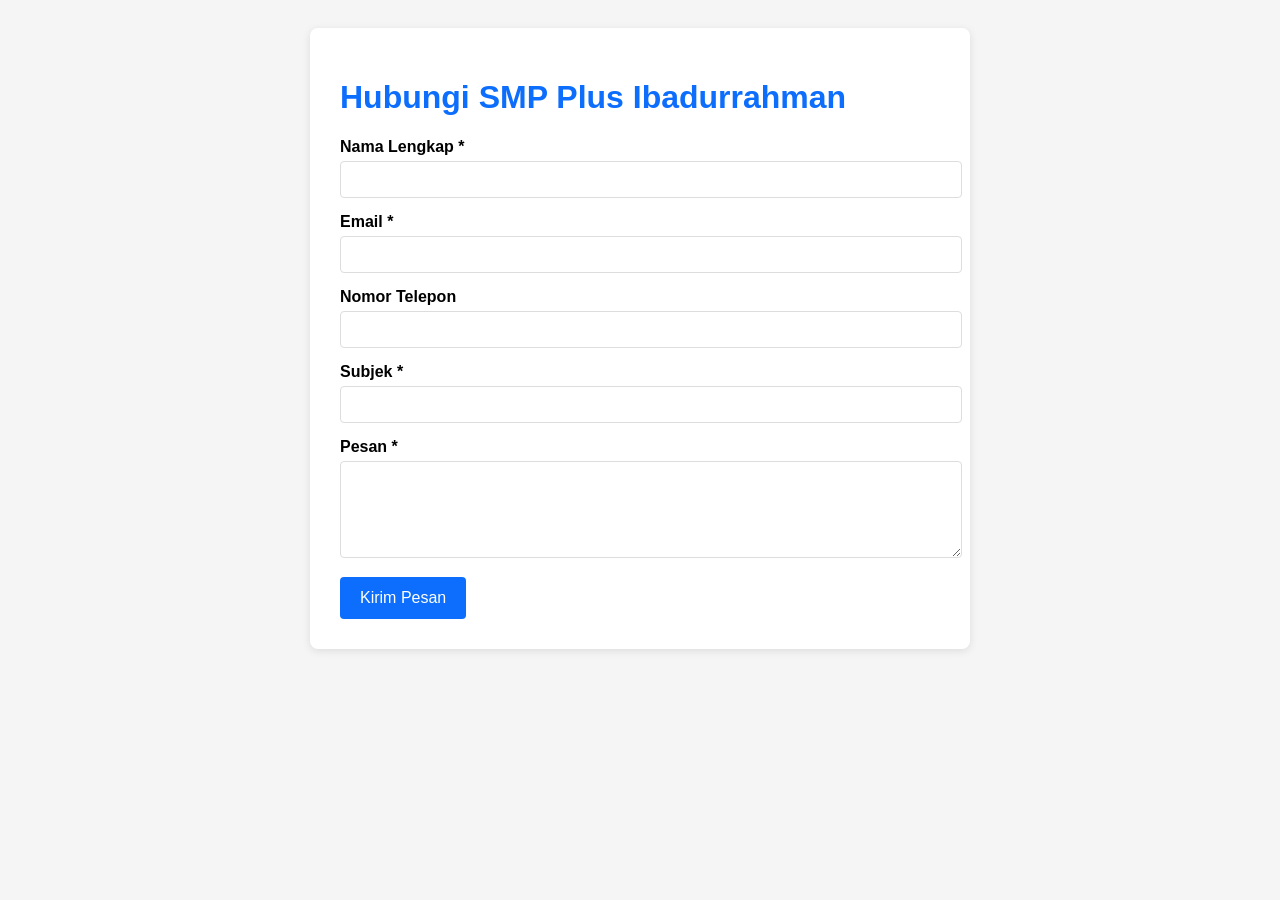
<file: form-handler.html>
<!DOCTYPE html>
<html lang="id">
<head>
    <meta charset="UTF-8">
    <meta name="viewport" content="width=device-width, initial-scale=1.0">
    <title>Form Kontak | SMP Plus Ibadurrahman</title>
    <style>
        body { font-family: Arial, sans-serif; padding: 20px; background: #f5f5f5; }
        .container { max-width: 600px; margin: 0 auto; background: white; padding: 30px; border-radius: 8px; box-shadow: 0 2px 8px rgba(0,0,0,0.1); }
        h1 { color: #0d6efd; }
        .form-group { margin-bottom: 15px; }
        label { display: block; margin-bottom: 5px; font-weight: bold; }
        input, textarea { width: 100%; padding: 10px; border: 1px solid #ddd; border-radius: 4px; font-family: Arial, sans-serif; }
        textarea { resize: vertical; }
        button { background: #0d6efd; color: white; padding: 12px 20px; border: none; border-radius: 4px; cursor: pointer; font-size: 16px; }
        button:hover { background: #0b4fb0; }
        .success { color: #28a745; margin-top: 10px; }
        .error { color: #dc3545; margin-top: 10px; }
    </style>
</head>
<body>
    <div class="container">
        <h1>Hubungi SMP Plus Ibadurrahman</h1>
        <form id="contactForm">
            <div class="form-group">
                <label for="name">Nama Lengkap *</label>
                <input type="text" id="name" name="name" required>
            </div>
            <div class="form-group">
                <label for="email">Email *</label>
                <input type="email" id="email" name="email" required>
            </div>
            <div class="form-group">
                <label for="phone">Nomor Telepon</label>
                <input type="tel" id="phone" name="phone">
            </div>
            <div class="form-group">
                <label for="subject">Subjek *</label>
                <input type="text" id="subject" name="subject" required>
            </div>
            <div class="form-group">
                <label for="message">Pesan *</label>
                <textarea id="message" name="message" rows="5" required></textarea>
            </div>
            <button type="submit">Kirim Pesan</button>
            <div id="responseMessage"></div>
        </form>
    </div>

    <script>
        // Menggunakan Formspree atau Basin untuk handling form
        // Ganti dengan endpoint Anda sendiri
        document.getElementById('contactForm').addEventListener('submit', async (e) => {
            e.preventDefault();
            
            const formData = new FormData(document.getElementById('contactForm'));
            const data = Object.fromEntries(formData);
            
            // Contoh: Kirim ke email via Formspree
            // Daftar di https://formspree.io dan dapatkan endpoint
            
            const messageDiv = document.getElementById('responseMessage');
            messageDiv.innerHTML = '<p class="success">Terima kasih! Pesan Anda telah dikirim.</p>';
            document.getElementById('contactForm').reset();
            
            // Jika ingin implementasi lebih lanjut, gunakan:
            // const response = await fetch('https://formspree.io/f/YOUR_FORM_ID', {
            //     method: 'POST',
            //     body: formData
            // });
        });
    </script>
</body>
</html>
</file>
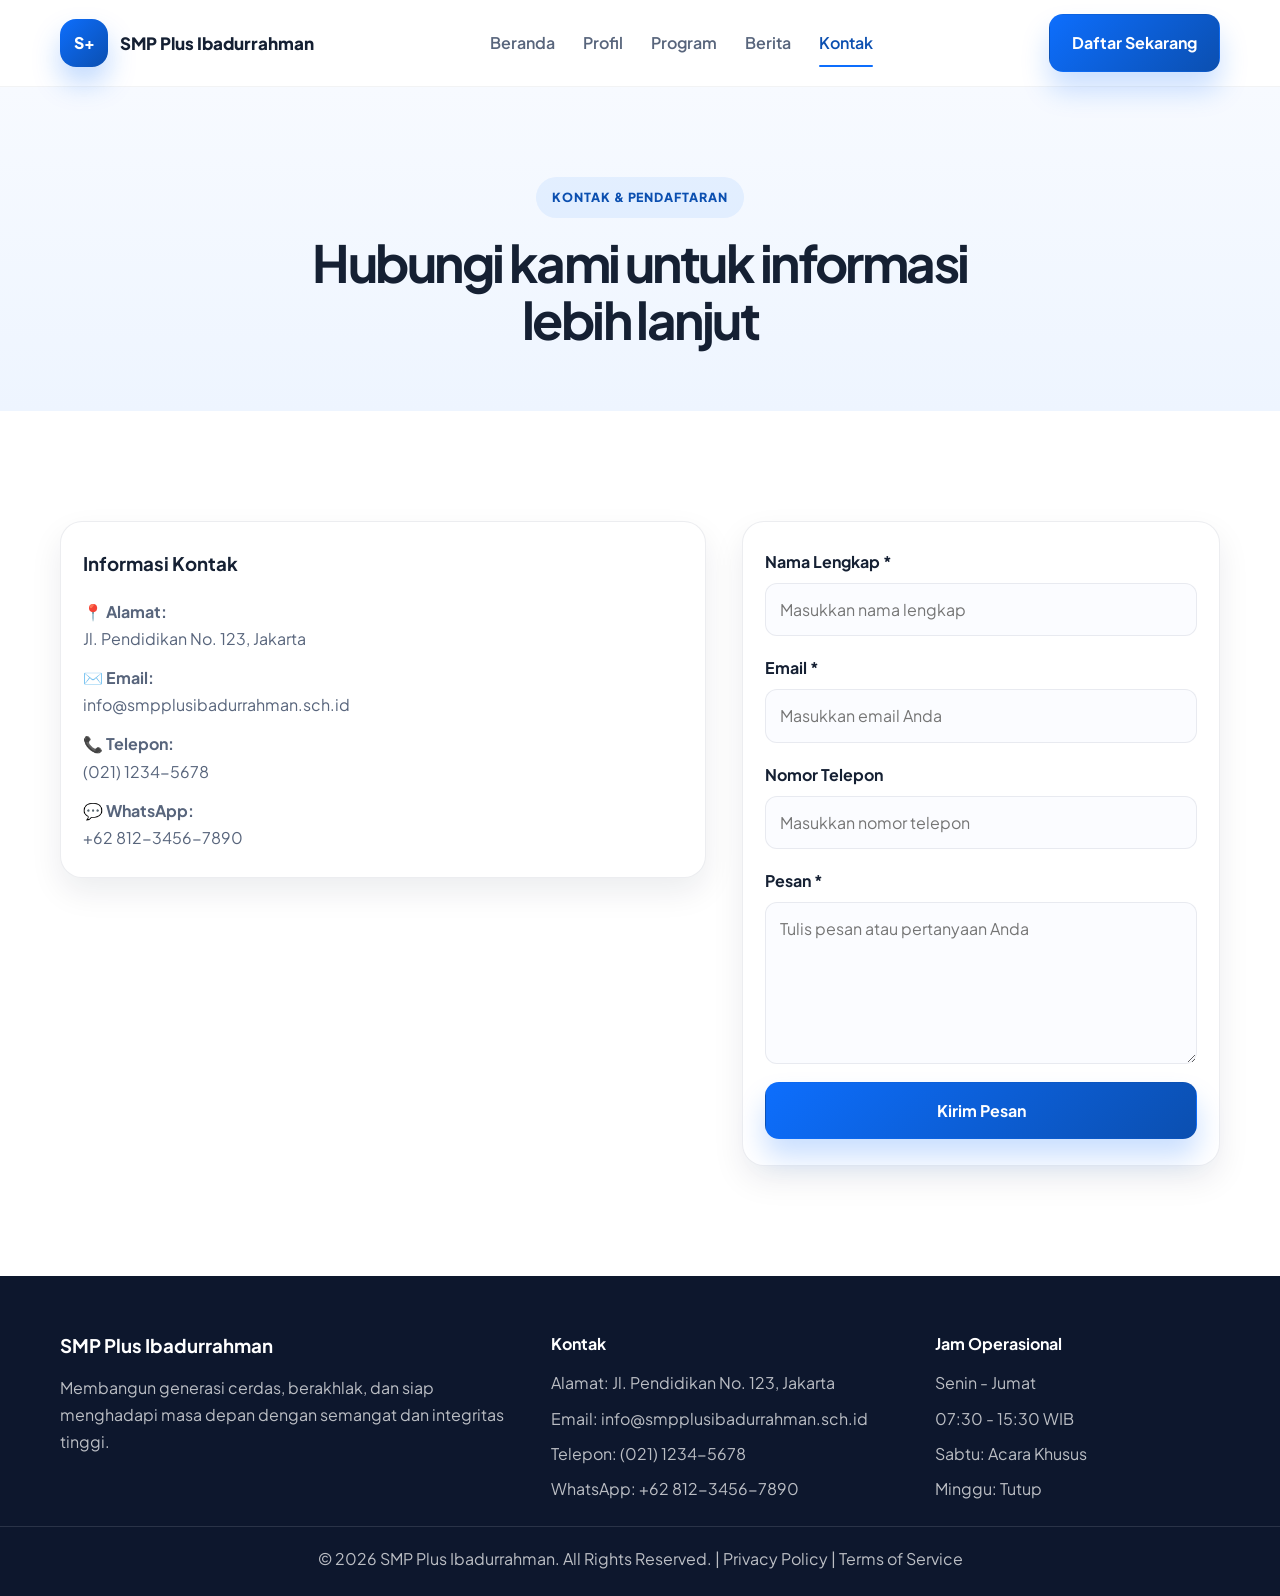
<file: kontak.html>
<!DOCTYPE html>
<html lang="id">
  <head>
    <meta charset="UTF-8" />
    <meta name="viewport" content="width=device-width, initial-scale=1.0" />
    <title>SMP Plus Ibadurrahman | Kontak & Pendaftaran</title>
    <meta name="description" content="Hubungi dan daftar di SMP Plus Ibadurrahman. Informasi kontak, form pendaftaran, dan jadwal kunjungan sekolah." />
    <link rel="preconnect" href="https://fonts.googleapis.com" />
    <link rel="preconnect" href="https://fonts.gstatic.com" crossorigin />
    <link href="https://fonts.googleapis.com/css2?family=Plus+Jakarta+Sans:wght@400;500;600;700;800&display=swap" rel="stylesheet" />
    <link rel="stylesheet" href="style.css" />
    <script src="script.js" defer></script>
  </head>
  <body>
    <header class="topbar">
      <div class="container nav">
        <a href="index.html" class="brand" aria-label="Beranda SMP Plus Ibadurrahman">
          <div class="logo">S+</div>
          <div>
            <h2>SMP Plus Ibadurrahman</h2>
          </div>
        </a>

        <button class="nav-toggle" aria-label="Buka menu navigasi" aria-expanded="false">
          <span></span>
          <span></span>
          <span></span>
        </button>

        <nav class="menu" aria-label="Navigasi utama">
          <a href="index.html">Beranda</a>
          <a href="profil.html">Profil</a>
          <a href="program.html">Program</a>
          <a href="berita.html">Berita</a>
          <a href="kontak.html" class="active">Kontak</a>
        </nav>

        <a class="btn btn-primary desktop-only" href="kontak.html">Daftar Sekarang</a>
      </div>
    </header>

    <main>
      <section class="page-hero">
        <div class="container narrow">
          <span class="badge">Kontak & Pendaftaran</span>
          <h1>Hubungi kami untuk informasi lebih lanjut</h1>
        </div>
      </section>

      <section class="section">
        <div class="container contact-grid">
          <div class="contact-card">
            <h3>Informasi Kontak</h3>
            <ul>
              <li><strong>📍 Alamat:</strong><br>Jl. Pendidikan No. 123, Jakarta</li>
              <li><strong>✉️ Email:</strong><br><a href="mailto:info@smpplusibadurrahman.sch.id">info@smpplusibadurrahman.sch.id</a></li>
              <li><strong>📞 Telepon:</strong><br><a href="tel:+621234567890">(021) 1234-5678</a></li>
              <li><strong>💬 WhatsApp:</strong><br><a href="https://wa.me/628123456789">+62 812-3456-7890</a></li>
            </ul>
          </div>

          <form class="form-card" id="contactForm">
            <div class="input-group">
              <label for="nama">Nama Lengkap *</label>
              <input id="nama" type="text" placeholder="Masukkan nama lengkap" required />
            </div>

            <div class="input-group">
              <label for="email">Email *</label>
              <input id="email" type="email" placeholder="Masukkan email Anda" required />
            </div>

            <div class="input-group">
              <label for="telepon">Nomor Telepon</label>
              <input id="telepon" type="tel" placeholder="Masukkan nomor telepon" />
            </div>

            <div class="input-group">
              <label for="pesan">Pesan *</label>
              <textarea id="pesan" rows="5" placeholder="Tulis pesan atau pertanyaan Anda" required></textarea>
            </div>

            <button type="submit" class="btn btn-primary">Kirim Pesan</button>
          </form>
        </div>
      </section>
    </main>

    <footer class="footer">
      <div class="container footer-grid">
        <div>
          <h3>SMP Plus Ibadurrahman</h3>
          <p>Membangun generasi cerdas, berakhlak, dan siap menghadapi masa depan dengan semangat dan integritas tinggi.</p>
        </div>

        <div>
          <h4>Kontak</h4>
          <ul>
            <li>Alamat: Jl. Pendidikan No. 123, Jakarta</li>
            <li>Email: info@smpplusibadurrahman.sch.id</li>
            <li>Telepon: (021) 1234-5678</li>
            <li>WhatsApp: +62 812-3456-7890</li>
          </ul>
        </div>

        <div>
          <h4>Jam Operasional</h4>
          <ul>
            <li>Senin - Jumat</li>
            <li>07:30 - 15:30 WIB</li>
            <li>Sabtu: Acara Khusus</li>
            <li>Minggu: Tutup</li>
          </ul>
        </div>
      </div>

      <div class="copyright">
        <p>&copy; <span id="year"></span> SMP Plus Ibadurrahman. All Rights Reserved. | <a href="#">Privacy Policy</a> | <a href="#">Terms of Service</a></p>
      </div>
    </footer>
  </body>
</html>
</file>
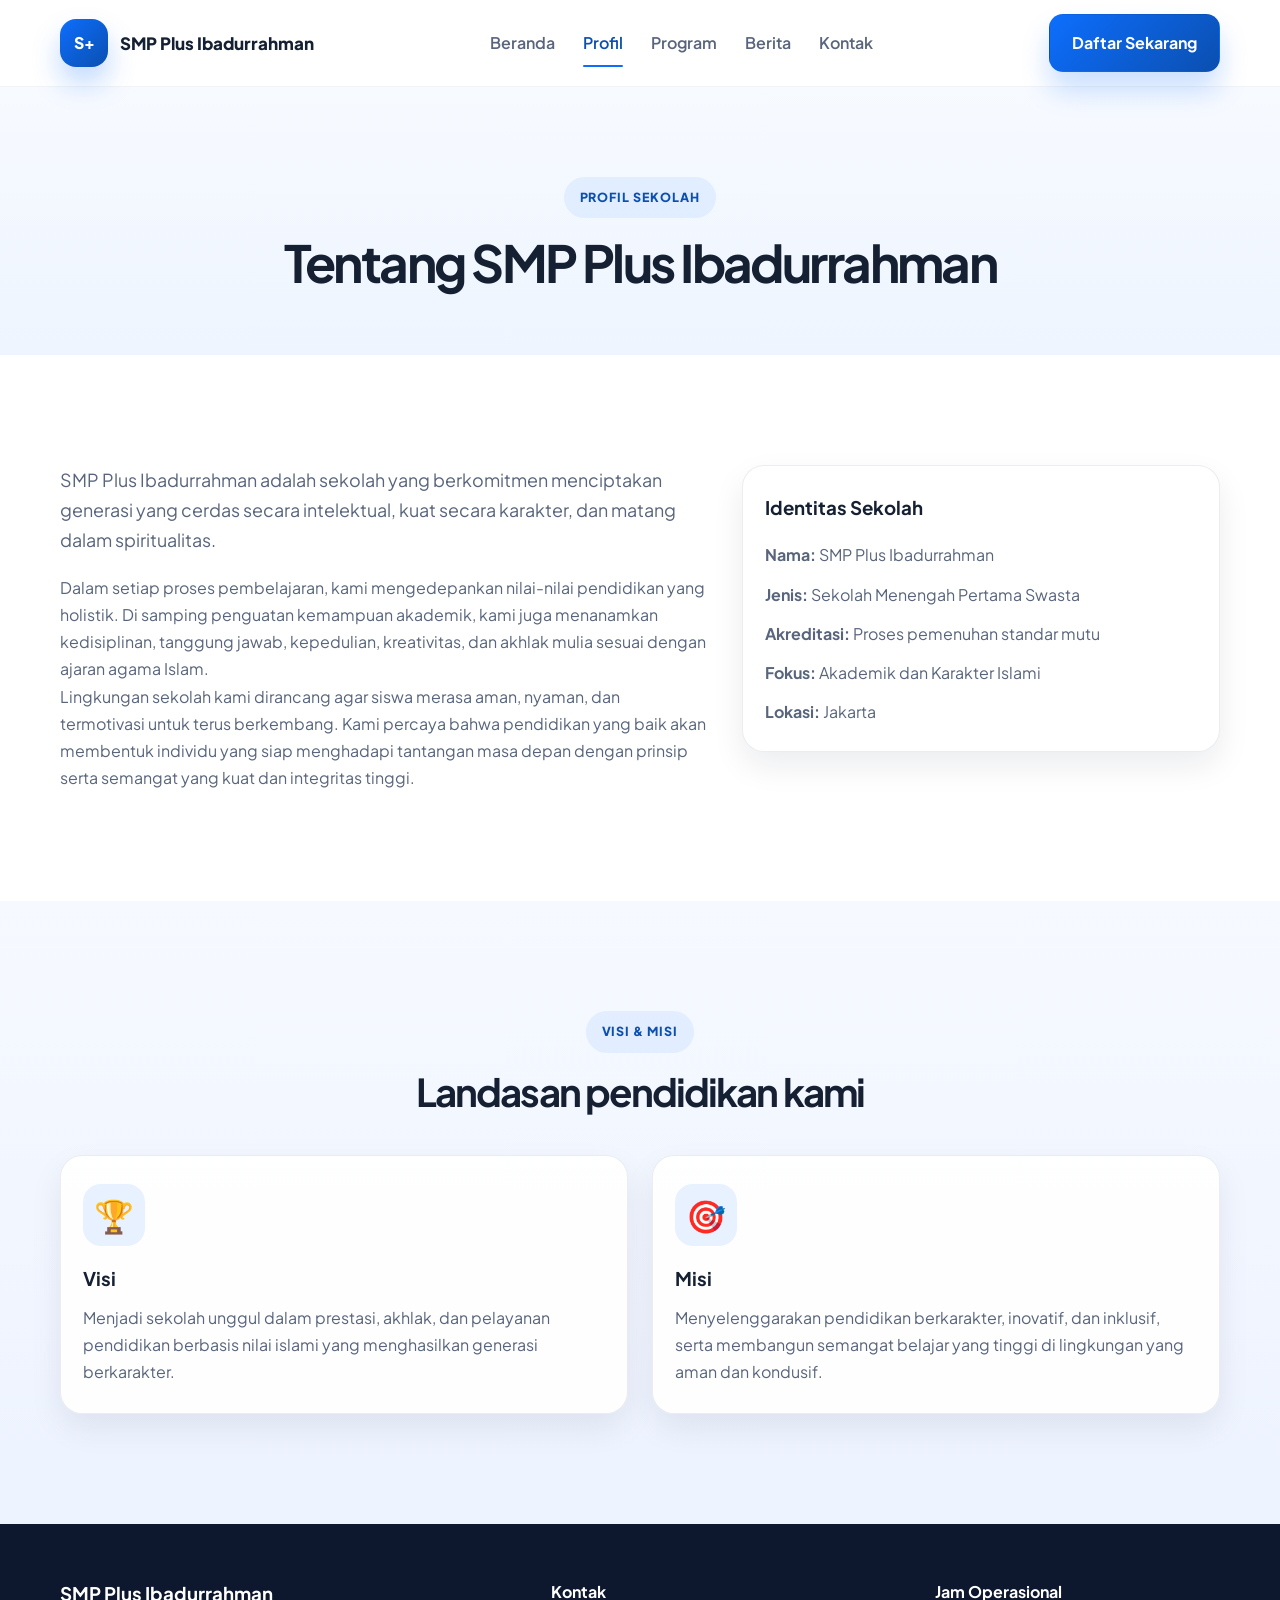
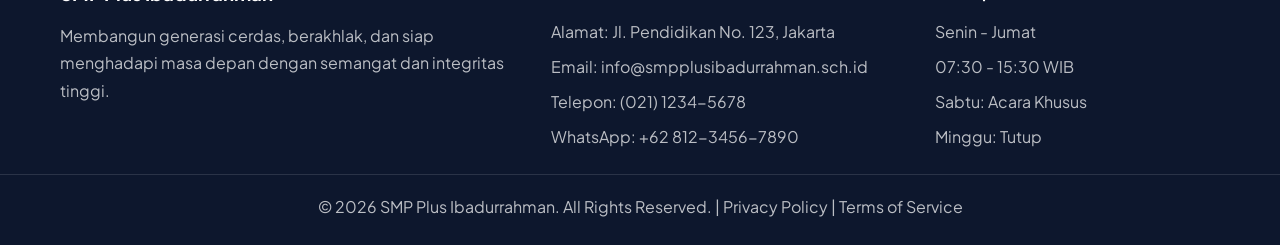
<file: profil.html>
<!DOCTYPE html>
<html lang="id">
  <head>
    <meta charset="UTF-8" />
    <meta name="viewport" content="width=device-width, initial-scale=1.0" />
    <title>SMP Plus Ibadurrahman | Profil Sekolah</title>
    <meta name="description" content="Profil lengkap SMP Plus Ibadurrahman. Visi, misi, sejarah, dan komitmen kami dalam pendidikan berkualitas." />
    <link rel="preconnect" href="https://fonts.googleapis.com" />
    <link rel="preconnect" href="https://fonts.gstatic.com" crossorigin />
    <link href="https://fonts.googleapis.com/css2?family=Plus+Jakarta+Sans:wght@400;500;600;700;800&display=swap" rel="stylesheet" />
    <link rel="stylesheet" href="style.css" />
    <script src="script.js" defer></script>
  </head>
  <body>
    <header class="topbar">
      <div class="container nav">
        <a href="index.html" class="brand" aria-label="Beranda SMP Plus Ibadurrahman">
          <div class="logo">S+</div>
          <div>
            <h2>SMP Plus Ibadurrahman</h2>
          </div>
        </a>

        <button class="nav-toggle" aria-label="Buka menu navigasi" aria-expanded="false">
          <span></span>
          <span></span>
          <span></span>
        </button>

        <nav class="menu" aria-label="Navigasi utama">
          <a href="index.html">Beranda</a>
          <a href="profil.html" class="active">Profil</a>
          <a href="program.html">Program</a>
          <a href="berita.html">Berita</a>
          <a href="kontak.html">Kontak</a>
        </nav>

        <a class="btn btn-primary desktop-only" href="kontak.html">Daftar Sekarang</a>
      </div>
    </header>

    <main>
      <section class="page-hero">
        <div class="container narrow">
          <span class="badge">Profil Sekolah</span>
          <h1>Tentang SMP Plus Ibadurrahman</h1>
        </div>
      </section>

      <section class="section">
        <div class="container content-grid">
          <div>
            <p class="lead">
              SMP Plus Ibadurrahman adalah sekolah yang berkomitmen menciptakan
              generasi yang cerdas secara intelektual, kuat secara karakter, dan
              matang dalam spiritualitas.
            </p>
            <p>
              Dalam setiap proses pembelajaran, kami mengedepankan nilai-nilai
              pendidikan yang holistik. Di samping penguatan kemampuan akademik,
              kami juga menanamkan kedisiplinan, tanggung jawab, kepedulian,
              kreativitas, dan akhlak mulia sesuai dengan ajaran agama Islam.
            </p>
            <p>
              Lingkungan sekolah kami dirancang agar siswa merasa aman, nyaman,
              dan termotivasi untuk terus berkembang. Kami percaya bahwa pendidikan
              yang baik akan membentuk individu yang siap menghadapi tantangan masa
              depan dengan prinsip serta semangat yang kuat dan integritas tinggi.
            </p>
          </div>

          <div class="info-card">
            <h3>Identitas Sekolah</h3>
            <ul>
              <li><strong>Nama:</strong> SMP Plus Ibadurrahman</li>
              <li><strong>Jenis:</strong> Sekolah Menengah Pertama Swasta</li>
              <li><strong>Akreditasi:</strong> Proses pemenuhan standar mutu</li>
              <li><strong>Fokus:</strong> Akademik dan Karakter Islami</li>
              <li><strong>Lokasi:</strong> Jakarta</li>
            </ul>
          </div>
        </div>
      </section>

      <section class="section alt-bg">
        <div class="container">
          <div class="section-heading">
            <span>Visi & Misi</span>
            <h2>Landasan pendidikan kami</h2>
          </div>

          <div class="two-col">
            <div class="feature-card">
              <div class="icon">🏆</div>
              <h3>Visi</h3>
              <p>
                Menjadi sekolah unggul dalam prestasi, akhlak, dan pelayanan
                pendidikan berbasis nilai islami yang menghasilkan generasi berkarakter.
              </p>
            </div>

            <div class="feature-card">
              <div class="icon">🎯</div>
              <h3>Misi</h3>
              <p>
                Menyelenggarakan pendidikan berkarakter, inovatif, dan inklusif,
                serta membangun semangat belajar yang tinggi di lingkungan yang aman dan kondusif.
              </p>
            </div>
          </div>
        </div>
      </section>
    </main>

    <footer class="footer">
      <div class="container footer-grid">
        <div>
          <h3>SMP Plus Ibadurrahman</h3>
          <p>Membangun generasi cerdas, berakhlak, dan siap menghadapi masa depan dengan semangat dan integritas tinggi.</p>
        </div>

        <div>
          <h4>Kontak</h4>
          <ul>
            <li>Alamat: Jl. Pendidikan No. 123, Jakarta</li>
            <li>Email: info@smpplusibadurrahman.sch.id</li>
            <li>Telepon: (021) 1234-5678</li>
            <li>WhatsApp: +62 812-3456-7890</li>
          </ul>
        </div>

        <div>
          <h4>Jam Operasional</h4>
          <ul>
            <li>Senin - Jumat</li>
            <li>07:30 - 15:30 WIB</li>
            <li>Sabtu: Acara Khusus</li>
            <li>Minggu: Tutup</li>
          </ul>
        </div>
      </div>

      <div class="copyright">
        <p>&copy; <span id="year"></span> SMP Plus Ibadurrahman. All Rights Reserved. | <a href="#">Privacy Policy</a> | <a href="#">Terms of Service</a></p>
      </div>
    </footer>
  </body>
</html>
</file>
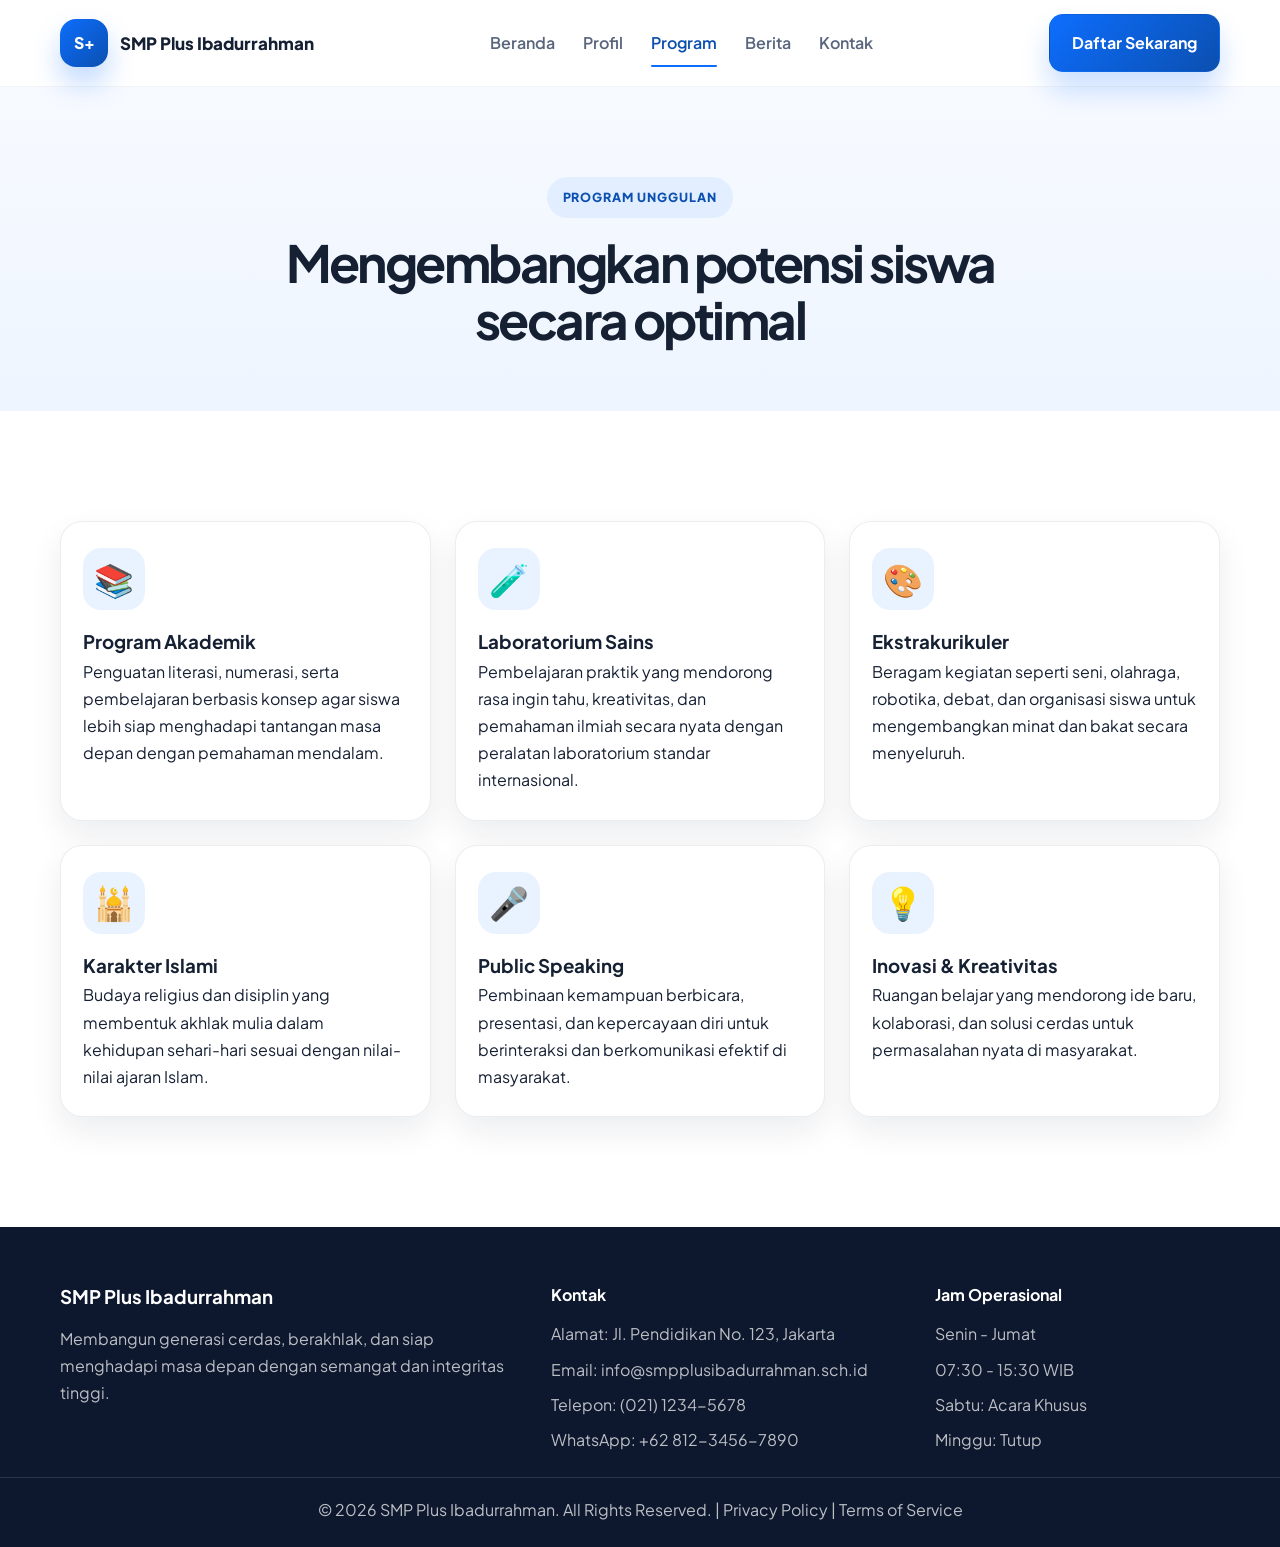
<file: program.html>
<!DOCTYPE html>
<html lang="id">
  <head>
    <meta charset="UTF-8" />
    <meta name="viewport" content="width=device-width, initial-scale=1.0" />
    <title>SMP Plus Ibadurrahman | Program Unggulan</title>
    <meta name="description" content="Program unggulan SMP Plus Ibadurrahman yang dirancang untuk mengembangkan potensi akademik dan karakter siswa." />
    <link rel="preconnect" href="https://fonts.googleapis.com" />
    <link rel="preconnect" href="https://fonts.gstatic.com" crossorigin />
    <link href="https://fonts.googleapis.com/css2?family=Plus+Jakarta+Sans:wght@400;500;600;700;800&display=swap" rel="stylesheet" />
    <link rel="stylesheet" href="style.css" />
    <script src="script.js" defer></script>
  </head>
  <body>
    <header class="topbar">
      <div class="container nav">
        <a href="index.html" class="brand" aria-label="Beranda SMP Plus Ibadurrahman">
          <div class="logo">S+</div>
          <div>
            <h2>SMP Plus Ibadurrahman</h2>
          </div>
        </a>

        <button class="nav-toggle" aria-label="Buka menu navigasi" aria-expanded="false">
          <span></span>
          <span></span>
          <span></span>
        </button>

        <nav class="menu" aria-label="Navigasi utama">
          <a href="index.html">Beranda</a>
          <a href="profil.html">Profil</a>
          <a href="program.html" class="active">Program</a>
          <a href="berita.html">Berita</a>
          <a href="kontak.html">Kontak</a>
        </nav>

        <a class="btn btn-primary desktop-only" href="kontak.html">Daftar Sekarang</a>
      </div>
    </header>

    <main>
      <section class="page-hero">
        <div class="container narrow">
          <span class="badge">Program Unggulan</span>
          <h1>Mengembangkan potensi siswa secara optimal</h1>
        </div>
      </section>

      <section class="section">
        <div class="container program-grid">
          <article class="service-card">
            <div class="icon">📚</div>
            <h3>Program Akademik</h3>
            <p>Penguatan literasi, numerasi, serta pembelajaran berbasis konsep agar siswa lebih siap menghadapi tantangan masa depan dengan pemahaman mendalam.</p>
          </article>

          <article class="service-card">
            <div class="icon">🧪</div>
            <h3>Laboratorium Sains</h3>
            <p>Pembelajaran praktik yang mendorong rasa ingin tahu, kreativitas, dan pemahaman ilmiah secara nyata dengan peralatan laboratorium standar internasional.</p>
          </article>

          <article class="service-card">
            <div class="icon">🎨</div>
            <h3>Ekstrakurikuler</h3>
            <p>Beragam kegiatan seperti seni, olahraga, robotika, debat, dan organisasi siswa untuk mengembangkan minat dan bakat secara menyeluruh.</p>
          </article>

          <article class="service-card">
            <div class="icon">🕌</div>
            <h3>Karakter Islami</h3>
            <p>Budaya religius dan disiplin yang membentuk akhlak mulia dalam kehidupan sehari-hari sesuai dengan nilai-nilai ajaran Islam.</p>
          </article>

          <article class="service-card">
            <div class="icon">🎤</div>
            <h3>Public Speaking</h3>
            <p>Pembinaan kemampuan berbicara, presentasi, dan kepercayaan diri untuk berinteraksi dan berkomunikasi efektif di masyarakat.</p>
          </article>

          <article class="service-card">
            <div class="icon">💡</div>
            <h3>Inovasi & Kreativitas</h3>
            <p>Ruangan belajar yang mendorong ide baru, kolaborasi, dan solusi cerdas untuk permasalahan nyata di masyarakat.</p>
          </article>
        </div>
      </section>
    </main>

    <footer class="footer">
      <div class="container footer-grid">
        <div>
          <h3>SMP Plus Ibadurrahman</h3>
          <p>Membangun generasi cerdas, berakhlak, dan siap menghadapi masa depan dengan semangat dan integritas tinggi.</p>
        </div>

        <div>
          <h4>Kontak</h4>
          <ul>
            <li>Alamat: Jl. Pendidikan No. 123, Jakarta</li>
            <li>Email: info@smpplusibadurrahman.sch.id</li>
            <li>Telepon: (021) 1234-5678</li>
            <li>WhatsApp: +62 812-3456-7890</li>
          </ul>
        </div>

        <div>
          <h4>Jam Operasional</h4>
          <ul>
            <li>Senin - Jumat</li>
            <li>07:30 - 15:30 WIB</li>
            <li>Sabtu: Acara Khusus</li>
            <li>Minggu: Tutup</li>
          </ul>
        </div>
      </div>

      <div class="copyright">
        <p>&copy; <span id="year"></span> SMP Plus Ibadurrahman. All Rights Reserved. | <a href="#">Privacy Policy</a> | <a href="#">Terms of Service</a></p>
      </div>
    </footer>
  </body>
</html>
</file>
<file: style.css>
:root {
  --primary: #0d6efd;
  --primary-dark: #0b4fb0;
  --primary-soft: #edf5ff;
  --secondary: #f7f9fc;
  --text: #152033;
  --muted: #58657c;
  --border: rgba(18, 32, 62, 0.08);
  --white: #ffffff;
  --shadow-soft: 0 18px 42px rgba(9, 18, 33, 0.08);
  --shadow-card: 0 14px 32px rgba(13, 27, 52, 0.08);
  --radius-lg: 28px;
  --radius-md: 18px;
  --radius-sm: 12px;
}

* {
  box-sizing: border-box;
  margin: 0;
  padding: 0;
}

html {
  scroll-behavior: smooth;
}

body {
  font-family: "Plus Jakarta Sans", sans-serif;
  color: var(--text);
  background: var(--white);
  line-height: 1.7;
}

a {
  text-decoration: none;
  color: inherit;
}

img {
  max-width: 100%;
  display: block;
}

button,
input,
textarea {
  font: inherit;
}

.container {
  width: min(1160px, calc(100% - 32px));
  margin: 0 auto;
}

.section {
  padding: 110px 0;
}

.alt-bg {
  background: linear-gradient(180deg, #f6f9ff 0%, #edf3ff 100%);
}

.section-heading {
  margin-bottom: 42px;
  text-align: center;
}

.section-heading span,
.eyebrow,
.badge {
  display: inline-flex;
  align-items: center;
  justify-content: center;
  font-size: 0.78rem;
  font-weight: 800;
  letter-spacing: 0.08em;
  text-transform: uppercase;
  color: var(--primary-dark);
  background: rgba(13, 110, 253, 0.08);
  border-radius: 999px;
  padding: 10px 16px;
}

.section-heading h2,
.about-copy h2,
.page-hero h1,
.hero-content h1 {
  line-height: 1.1;
  letter-spacing: -0.05em;
}

.section-heading h2 {
  font-size: clamp(2.1rem, 3vw, 3rem);
  margin-top: 18px;
}

.topbar {
  position: sticky;
  top: 0;
  z-index: 1000;
  background: rgba(255, 255, 255, 0.84);
  backdrop-filter: blur(18px);
  border-bottom: 1px solid rgba(13, 27, 52, 0.05);
}

.nav {
  display: flex;
  align-items: center;
  justify-content: space-between;
  min-height: 86px;
  gap: 18px;
}

.brand {
  display: flex;
  align-items: center;
  gap: 12px;
}

.logo {
  width: 48px;
  height: 48px;
  border-radius: 16px;
  background: linear-gradient(135deg, var(--primary), var(--primary-dark));
  color: var(--white);
  display: grid;
  place-items: center;
  font-weight: 800;
  box-shadow: 0 16px 28px rgba(13, 110, 253, 0.26);
}

.brand h2 {
  font-size: 1.06rem;
  font-weight: 800;
}

.menu {
  display: flex;
  align-items: center;
  gap: 28px;
  color: var(--muted);
  font-weight: 600;
}

.menu a {
  position: relative;
  transition: color 0.2s ease;
}

.menu a.active,
.menu a:hover {
  color: var(--primary-dark);
}

.menu a::after {
  content: "";
  position: absolute;
  left: 0;
  bottom: -10px;
  width: 100%;
  height: 2px;
  border-radius: 999px;
  background: var(--primary);
  opacity: 0;
  transform: scaleX(0.4);
  transition: all 0.2s ease;
}

.menu a.active::after,
.menu a:hover::after {
  opacity: 1;
  transform: scaleX(1);
}

.btn {
  display: inline-flex;
  align-items: center;
  justify-content: center;
  padding: 14px 22px;
  border-radius: 14px;
  font-weight: 700;
  transition: transform 0.2s ease, box-shadow 0.2s ease;
  border: 1px solid transparent;
}

.btn:hover {
  transform: translateY(-2px);
}

.btn-primary {
  background: linear-gradient(135deg, var(--primary), var(--primary-dark));
  color: var(--white);
  box-shadow: 0 18px 28px rgba(13, 110, 253, 0.22);
}

.btn-secondary {
  border-color: rgba(13, 27, 52, 0.08);
  background: rgba(255, 255, 255, 0.7);
  color: var(--text);
}

.light {
  background: var(--white);
  color: var(--primary-dark);
}

.desktop-only {
  display: inline-flex;
}

.nav-toggle {
  display: none;
  width: 48px;
  height: 48px;
  background: var(--white);
  border: 1px solid var(--border);
  border-radius: 12px;
  box-shadow: var(--shadow-soft);
  cursor: pointer;
}

.nav-toggle span {
  display: block;
  width: 22px;
  height: 2px;
  margin: 5px auto;
  background: var(--text);
}

.hero {
  padding: 82px 0 72px;
  position: relative;
  overflow: hidden;
  background: radial-gradient(circle at top left, rgba(13, 110, 253, 0.13), transparent 28%), linear-gradient(180deg, #ffffff 0%, #f5f9ff 100%);
}

.hero-grid {
  display: grid;
  grid-template-columns: 1.05fr 0.95fr;
  gap: 50px;
  align-items: center;
}

.hero-content h1 {
  font-size: clamp(2.5rem, 5vw, 4.7rem);
  max-width: 650px;
}

.hero-content p {
  margin-top: 18px;
  max-width: 600px;
  color: var(--muted);
  font-size: 1.06rem;
}

.hero-actions {
  display: flex;
  flex-wrap: wrap;
  gap: 14px;
  margin-top: 28px;
}

.stats {
  margin-top: 32px;
  display: flex;
  flex-wrap: wrap;
  gap: 26px;
}

.stats div {
  min-width: 120px;
}

.stats strong {
  display: block;
  font-size: clamp(1.8rem, 2vw, 2.3rem);
  line-height: 1;
}

.stats span {
  display: block;
  margin-top: 8px;
  color: var(--muted);
  font-size: 0.9rem;
}

.hero-visual {
  position: relative;
  display: flex;
  justify-content: center;
}

.image-card {
  width: min(100%, 540px);
  background: var(--white);
  border: 1px solid var(--border);
  border-radius: var(--radius-lg);
  padding: 16px;
  box-shadow: var(--shadow-soft);
}

.image-card img {
  height: 560px;
  width: 100%;
  object-fit: cover;
  border-radius: 24px;
}

.floating-card {
  position: absolute;
  left: 12px;
  bottom: 18px;
  width: min(72%, 320px);
  background: rgba(15, 26, 49, 0.9);
  color: var(--white);
  border: 1px solid rgba(255, 255, 255, 0.12);
  border-radius: 22px;
  padding: 18px 18px 14px;
  box-shadow: 0 24px 40px rgba(10, 20, 38, 0.24);
}

.small-label {
  display: inline-block;
  font-size: 0.72rem;
  letter-spacing: 0.1em;
  text-transform: uppercase;
  opacity: 0.8;
}

.floating-card h3 {
  margin-top: 10px;
  font-size: 1.08rem;
  line-height: 1.5;
}

.mini-metrics {
  display: flex;
  justify-content: space-between;
  gap: 10px;
  margin-top: 14px;
  font-size: 0.76rem;
  opacity: 0.8;
}

.feature-grid,
.facility-grid,
.program-grid,
.testimonial-grid {
  display: grid;
  grid-template-columns: repeat(4, minmax(0, 1fr));
  gap: 24px;
}

.feature-card,
.facility-item,
.testimonial-card {
  background: rgba(255, 255, 255, 0.9);
  border: 1px solid var(--border);
  border-radius: 22px;
  box-shadow: var(--shadow-card);
}

.feature-card {
  padding: 28px 22px;
}

.feature-card h3,
.facility-item h3 {
  margin-bottom: 10px;
  font-size: 1.18rem;
}

.feature-card p,
.facility-item p,
.testimonial-card p,
.about-copy p,
.news-content p {
  color: var(--muted);
}

.icon {
  width: 62px;
  height: 62px;
  border-radius: 18px;
  display: grid;
  place-items: center;
  font-size: 2rem;
  background: rgba(13, 110, 253, 0.09);
  margin-bottom: 16px;
}

.about-grid {
  display: grid;
  grid-template-columns: 0.96fr 1.04fr;
  gap: 44px;
  align-items: center;
}

.about-visual img {
  width: 100%;
  height: 560px;
  object-fit: cover;
  border-radius: 28px;
  box-shadow: var(--shadow-soft);
}

.about-copy h2 {
  font-size: clamp(2rem, 3vw, 3rem);
  margin-top: 14px;
}

.about-copy p {
  margin-top: 18px;
}

.check-list {
  list-style: none;
  display: grid;
  gap: 12px;
  margin: 24px 0 28px;
}

.check-list li {
  position: relative;
  padding-left: 28px;
  color: var(--text);
  font-weight: 600;
}

.check-list li::before {
  content: "✓";
  position: absolute;
  left: 0;
  top: 0;
  color: var(--primary-dark);
  font-weight: 800;
}

.facility-grid {
  grid-template-columns: repeat(4, minmax(0, 1fr));
}

.facility-item {
  padding: 26px 22px;
}

.testimonial-card {
  padding: 28px 22px;
}

.testimonial-card p {
  font-size: 1rem;
}

.author {
  margin-top: 20px;
  display: grid;
  gap: 4px;
}

.author strong {
  font-size: 0.95rem;
}

.author span {
  color: var(--muted);
  font-size: 0.84rem;
}

.news-grid {
  display: grid;
  grid-template-columns: repeat(3, minmax(0, 1fr));
  gap: 24px;
}

.news-card {
  background: var(--white);
  border: 1px solid var(--border);
  border-radius: 22px;
  overflow: hidden;
  box-shadow: var(--shadow-card);
}

.news-card img {
  width: 100%;
  height: 220px;
  object-fit: cover;
}

.news-content {
  padding: 20px 18px 24px;
}

.news-content span {
  color: var(--primary-dark);
  font-size: 0.78rem;
  font-weight: 800;
  letter-spacing: 0.06em;
  text-transform: uppercase;
}

.news-content h3 {
  margin: 12px 0 8px;
  font-size: 1.2rem;
}

.cta {
  padding: 24px 0 96px;
}

.cta-box {
  background: linear-gradient(135deg, var(--primary), var(--primary-dark));
  color: var(--white);
  padding: 34px 38px;
  border-radius: 26px;
  display: flex;
  justify-content: space-between;
  align-items: center;
  gap: 20px;
  box-shadow: 0 24px 40px rgba(13, 110, 253, 0.2);
}

.cta-box h2 {
  font-size: clamp(1.9rem, 2vw, 2.7rem);
  line-height: 1.2;
}

.cta-box span {
  display: inline-block;
  margin-bottom: 8px;
  font-size: 0.75rem;
  text-transform: uppercase;
  letter-spacing: 0.1em;
  opacity: 0.85;
}

.footer {
  background: #0d172d;
  color: rgba(255, 255, 255, 0.9);
  padding-top: 54px;
}

.footer-grid {
  display: grid;
  grid-template-columns: 1.3fr 1fr 0.8fr;
  gap: 28px;
  padding-bottom: 24px;
}

.footer h3,
.footer h4 {
  color: var(--white);
  margin-bottom: 12px;
}

.footer p,
.footer li {
  color: rgba(255, 255, 255, 0.72);
}

.footer ul {
  list-style: none;
  display: grid;
  gap: 8px;
}

.copyright {
  text-align: center;
  padding: 18px 0 24px;
  border-top: 1px solid rgba(255, 255, 255, 0.12);
  color: rgba(255, 255, 255, 0.6);
}

.page-hero {
  background: linear-gradient(180deg, #f7faff 0%, #eef5ff 100%);
  padding: 90px 0 64px;
  text-align: center;
}

.page-hero h1 {
  margin-top: 16px;
  font-size: clamp(2.2rem, 4vw, 3.4rem);
}

.narrow {
  max-width: 760px;
}

.content-grid,
.contact-grid {
  display: grid;
  grid-template-columns: 1.15fr 0.85fr;
  gap: 36px;
  align-items: start;
}

.content-grid p,
.contact-card li,
.info-card li {
  color: var(--muted);
}

.lead {
  font-size: 1.12rem;
  margin-bottom: 18px;
  color: var(--muted);
}

.info-card,
.contact-card,
.form-card,
.service-card {
  background: var(--white);
  border: 1px solid var(--border);
  border-radius: 22px;
  box-shadow: var(--shadow-card);
  padding: 26px 22px;
}

.info-card ul,
.contact-card ul {
  list-style: none;
  display: grid;
  gap: 12px;
  margin-top: 18px;
}

.two-col {
  display: grid;
  grid-template-columns: repeat(2, minmax(0, 1fr));
  gap: 24px;
}

.service-card {
  min-height: 220px;
}

.program-grid {
  grid-template-columns: repeat(3, minmax(0, 1fr));
}

.news-list {
  display: grid;
  grid-template-columns: 1fr;
  gap: 24px;
}

.news-item {
  display: grid;
  grid-template-columns: 260px 1fr;
  background: var(--white);
  border: 1px solid var(--border);
  border-radius: 22px;
  overflow: hidden;
  box-shadow: var(--shadow-card);
}

.news-item img {
  width: 100%;
  height: 100%;
  min-height: 210px;
  object-fit: cover;
}

.news-item div {
  padding: 22px;
}

.form-card {
  display: grid;
  gap: 18px;
}

.input-group {
  display: grid;
  gap: 8px;
}

.input-group label {
  font-weight: 700;
}

.input-group input,
.input-group textarea {
  width: 100%;
  border: 1px solid var(--border);
  border-radius: 12px;
  padding: 12px 14px;
  background: #fbfcff;
  color: var(--text);
}

.input-group input:focus,
.input-group textarea:focus {
  outline: none;
  border-color: rgba(13, 110, 253, 0.5);
  box-shadow: 0 0 0 4px rgba(13, 110, 253, 0.08);
}

@media (max-width: 980px) {
  .hero-grid,
  .about-grid,
  .content-grid,
  .contact-grid,
  .feature-grid,
  .facility-grid,
  .program-grid,
  .testimonial-grid,
  .news-grid,
  .footer-grid {
    grid-template-columns: 1fr 1fr;
  }

  .hero-grid,
  .about-grid,
  .content-grid,
  .contact-grid {
    grid-template-columns: 1fr;
  }

  .news-item {
    grid-template-columns: 1fr;
  }
}

@media (max-width: 720px) {
  .menu {
    position: absolute;
    top: 82px;
    left: 16px;
    right: 16px;
    background: rgba(255,255,255,0.96);
    border: 1px solid var(--border);
    border-radius: 18px;
    display: none;
    flex-direction: column;
    align-items: flex-start;
    padding: 16px 18px;
    box-shadow: var(--shadow-soft);
  }

  .menu.open {
    display: flex;
  }

  .nav-toggle {
    display: block;
  }

  .desktop-only {
    display: none;
  }

  .feature-grid,
  .facility-grid,
  .program-grid,
  .testimonial-grid,
  .news-grid,
  .footer-grid,
  .two-col {
    grid-template-columns: 1fr;
  }

  .cta-box {
    flex-direction: column;
    align-items: flex-start;
  }

  .hero-content h1 {
    font-size: 2.6rem;
  }

  .image-card img,
  .about-visual img {
    height: 400px;
  }
}
</file>
